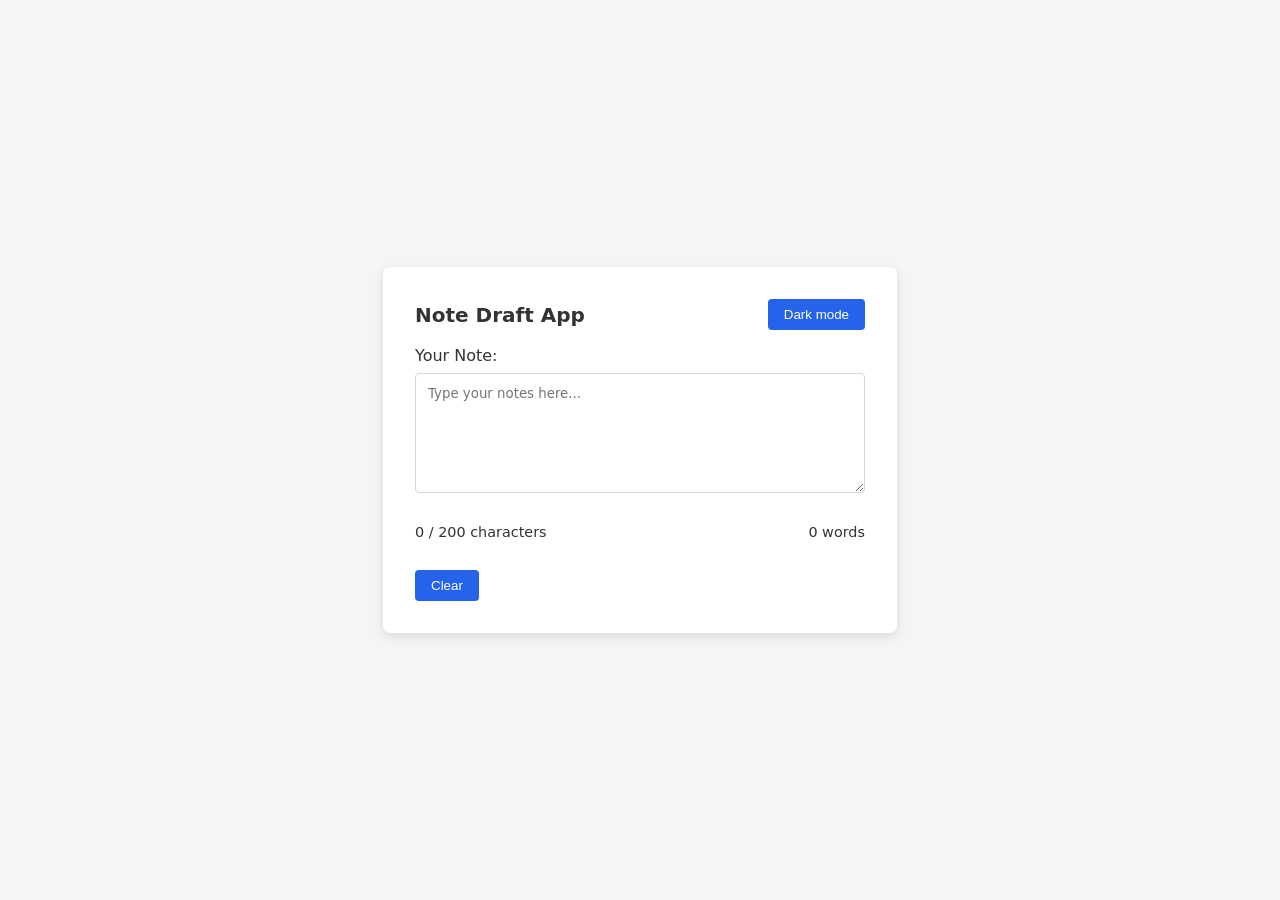
<file: day four/index.html>
<!DOCTYPE html>
<html lang="en">
<head>
    <meta charset="UTF-8">
    <meta name="viewport" content="width=device-width, initial-scale=1.0">
    <title>Day 4 Assignment - Note Draft</title>
    <link rel="stylesheet" href="style.css">
</head>
<body>
    <div class="container">
        <header>
            <h1>Note Draft App</h1>
            <button id="theme-toggle">Dark mode</button>
        </header>

        <div class="input-group">
            <label for="note-text">Your Note:</label>
            <textarea id="note-text" placeholder="Type your notes here..."></textarea>
        </div>

        <div class="stats">
            <p id="char-count">0 / 200 characters</p>
            <p id="word-count">0 words</p>
        </div>

        <button id="clear-btn">Clear</button>
    </div>

    <script src="script.js" defer></script>
</body>
</html>
</file>
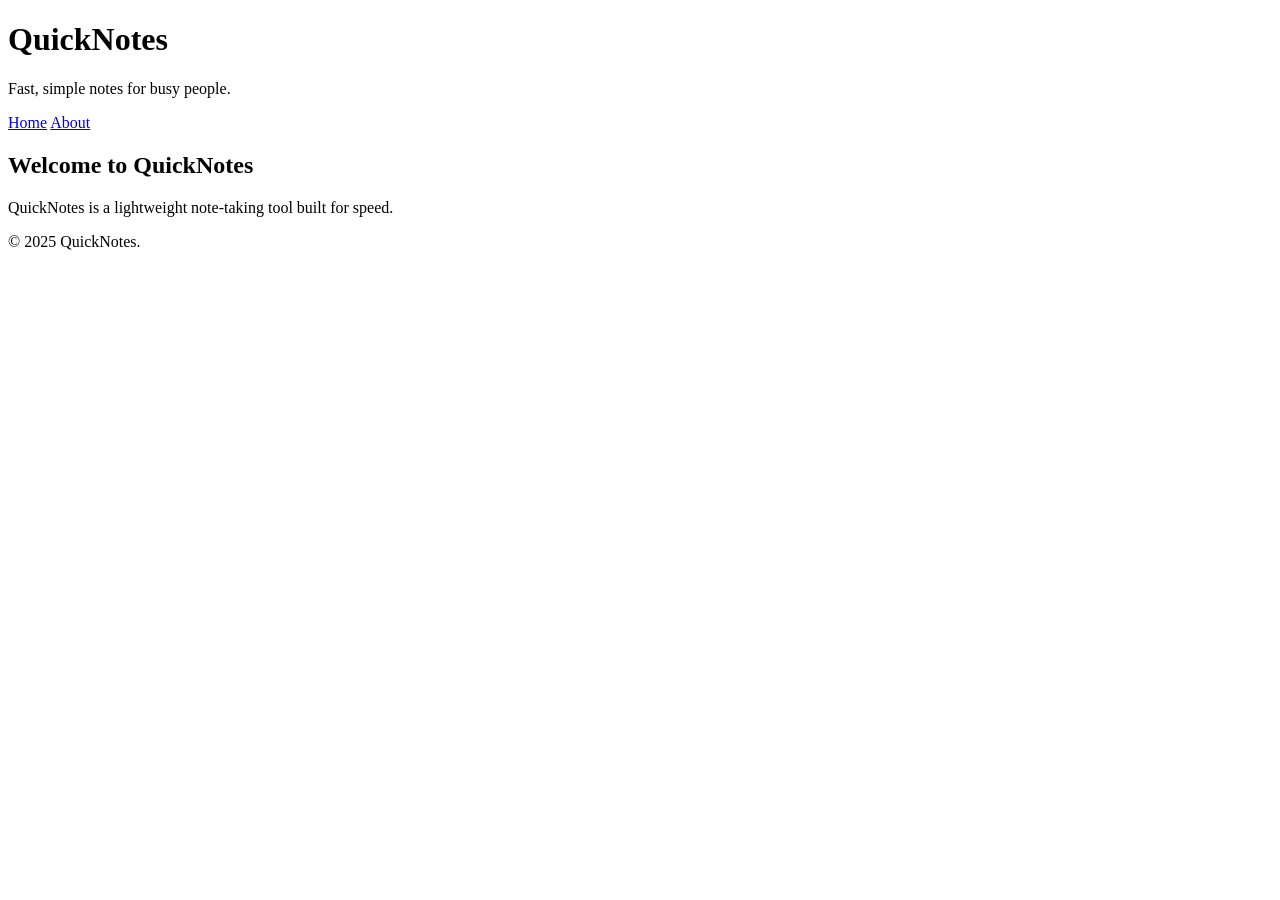
<file: day one/index.html>
<!DOCTYPE html>
<html lang="en">
<head>
  <meta charset="UTF-8">
  <meta name="viewport" content="width=device-width, initial-scale=1.0">
  <title>QuickNotes · Home</title>
</head>
<body>

  <header>
    <h1>QuickNotes</h1>
    <p>Fast, simple notes for busy people.</p>
    <nav>
      <a href="index.html">Home</a>
      <a href="about.html">About</a>
    </nav>
  </header>

  <main>
    <h2>Welcome to QuickNotes</h2>
    <p>QuickNotes is a lightweight note-taking tool built for speed.</p>
  </main>

  <footer>
    <p>&copy; 2025 QuickNotes.</p>
  </footer>

</body>
</html>
</file>
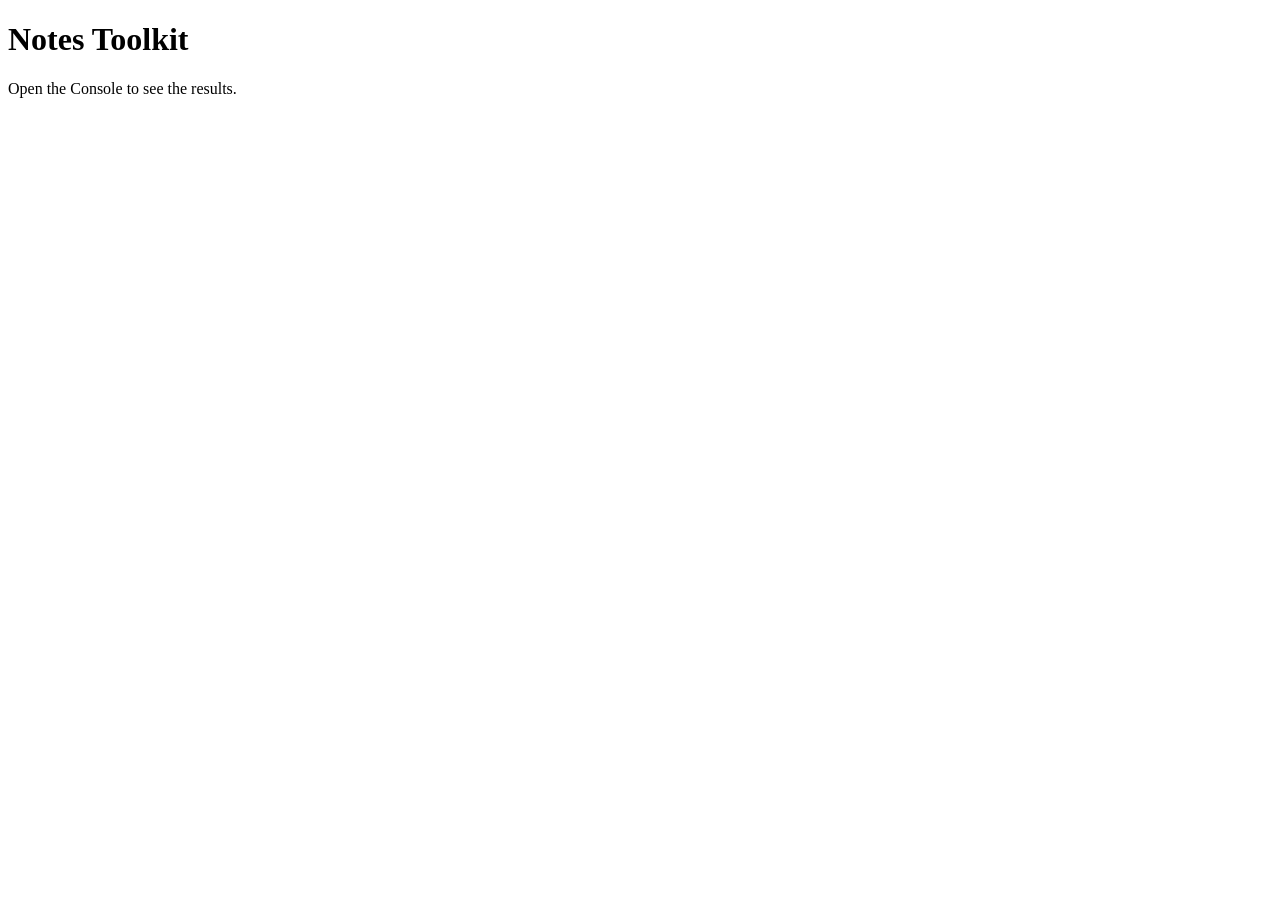
<file: day three/index.html>
<!DOCTYPE html>
<html lang="en">
<head>
  <meta charset="UTF-8">
  <meta name="viewport" content="width=device-width, initial-scale=1.0">
  <title>Notes Toolkit</title>
  <script src="script.js" defer></script>
</head>
<body>
  <h1>Notes Toolkit</h1>
  <p>Open the Console to see the results.</p>
</body>
</html>
</file>
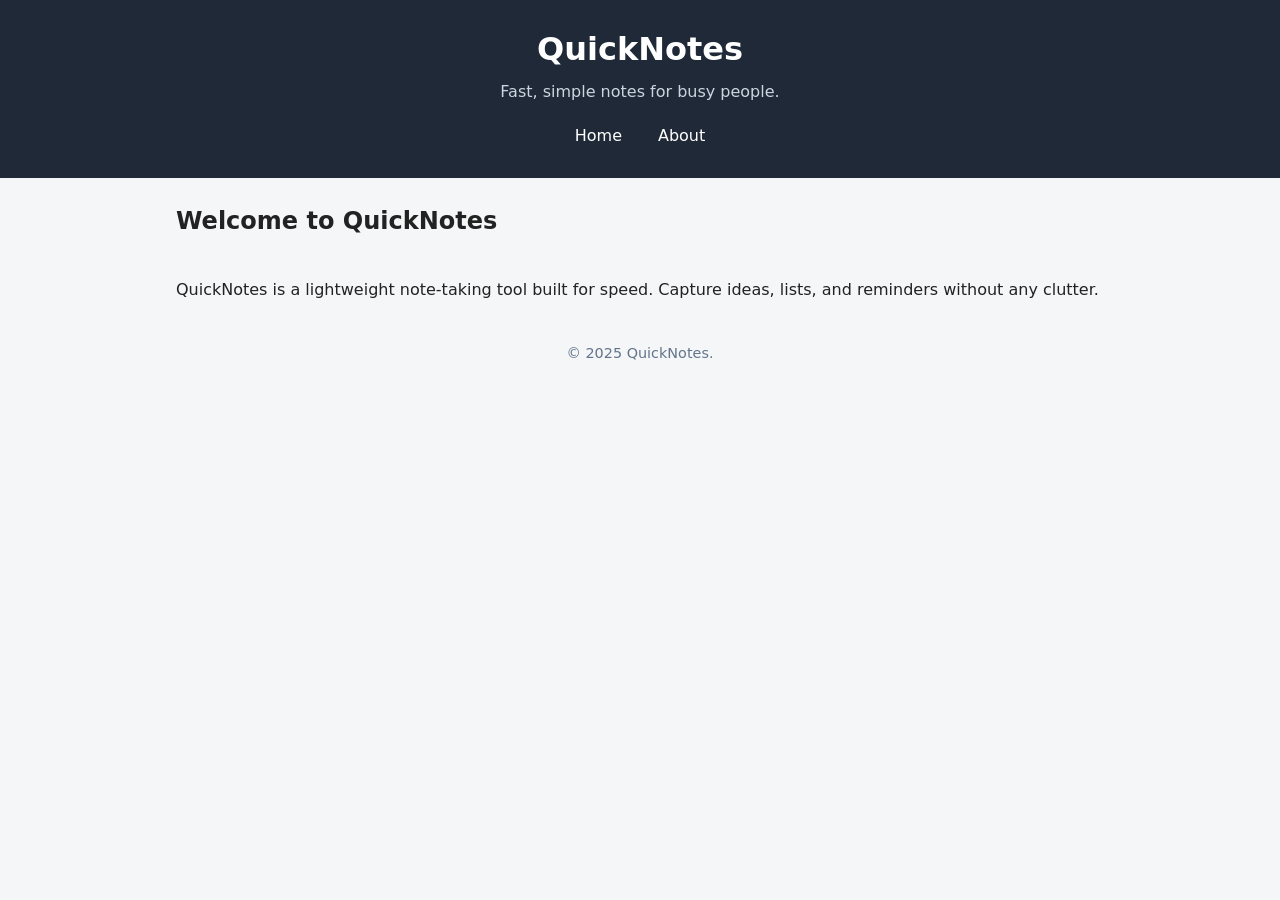
<file: day two/index.html>
<!DOCTYPE html>
<html lang="en">
<head>
  <meta charset="UTF-8">
  <meta name="viewport" content="width=device-width, initial-scale=1.0">
  <title>QuickNotes · Home</title>
  <link rel="stylesheet" href="style.css">
</head>
<body>

  <header>
    <h1>QuickNotes</h1>
    <p>Fast, simple notes for busy people.</p>
    <nav>
      <a href="index.html">Home</a>
      <a href="about.html">About</a>
    </nav>
  </header>

  <main>
    <h2>Welcome to QuickNotes</h2>
    <p>QuickNotes is a lightweight note-taking tool built for speed. Capture ideas, lists, and reminders without any clutter.</p>
  </main>

  <footer>
    <p>&copy; 2025 QuickNotes.</p>
  </footer>

</body>
</html>
</file>
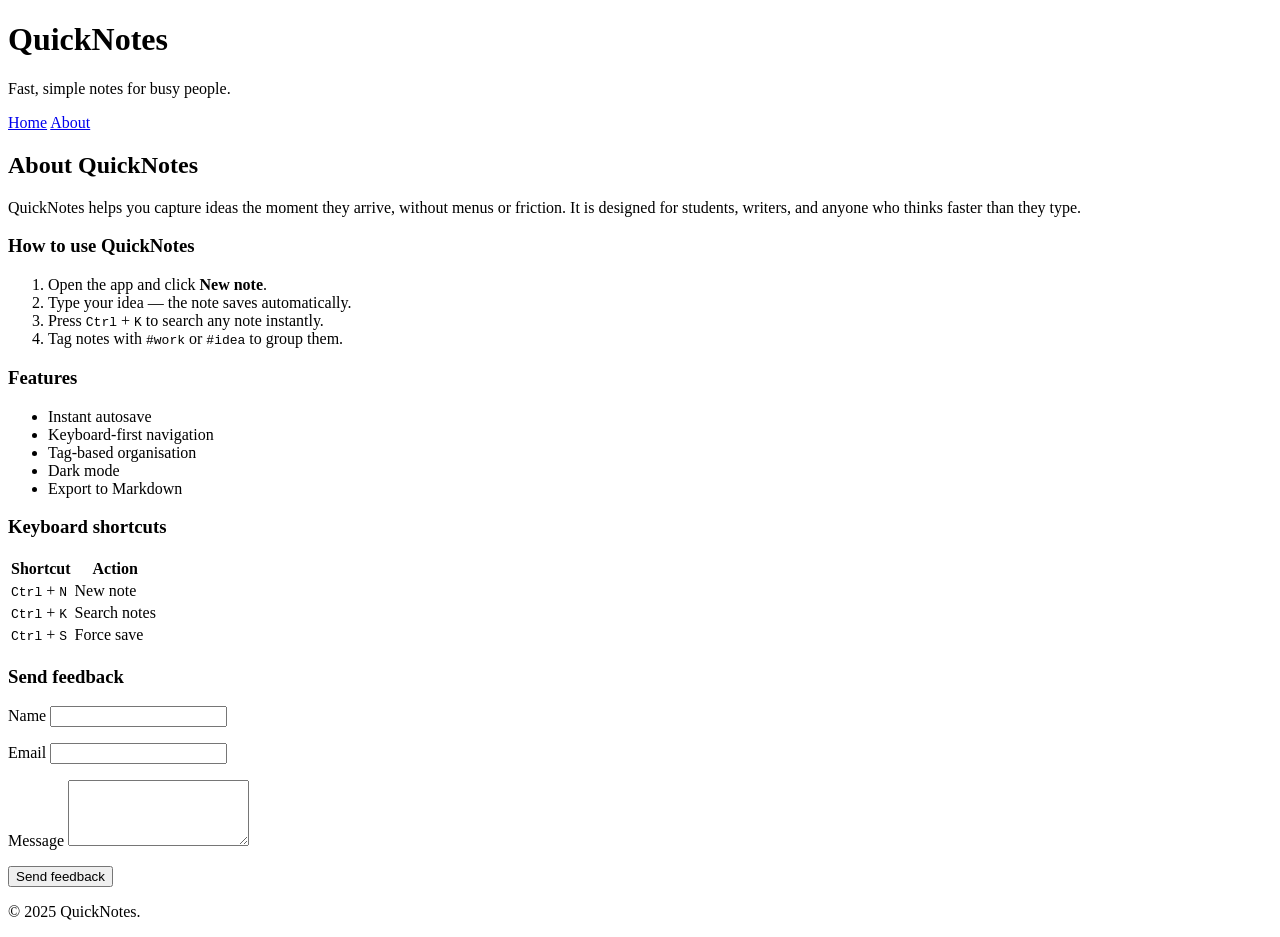
<file: day one/about.html>
<!DOCTYPE html>
<html lang="en">
<head>
  <meta charset="UTF-8">
  <meta name="viewport" content="width=device-width, initial-scale=1.0">
  <title>QuickNotes · About</title>
</head>
<body>

  <header>
    <h1>QuickNotes</h1>
    <p>Fast, simple notes for busy people.</p>
    <nav>
      <a href="index.html">Home</a>
      <a href="about.html">About</a>
    </nav>
  </header>

  <main>
    <h2>About QuickNotes</h2>
    <p>QuickNotes helps you capture ideas the moment they arrive, without menus or friction. It is designed for students, writers, and anyone who thinks faster than they type.</p>

    <section>
      <h3>How to use QuickNotes</h3>
      <ol>
        <li>Open the app and click <strong>New note</strong>.</li>
        <li>Type your idea — the note saves automatically.</li>
        <li>Press <kbd>Ctrl</kbd> + <kbd>K</kbd> to search any note instantly.</li>
        <li>Tag notes with <code>#work</code> or <code>#idea</code> to group them.</li>
      </ol>
    </section>

    <section>
      <h3>Features</h3>
      <ul>
        <li>Instant autosave</li>
        <li>Keyboard-first navigation</li>
        <li>Tag-based organisation</li>
        <li>Dark mode</li>
        <li>Export to Markdown</li>
      </ul>
    </section>

    <section>
      <h3>Keyboard shortcuts</h3>
      <table>
        <thead>
          <tr>
            <th>Shortcut</th>
            <th>Action</th>
          </tr>
        </thead>
        <tbody>
          <tr>
            <td><kbd>Ctrl</kbd> + <kbd>N</kbd></td>
            <td>New note</td>
          </tr>
          <tr>
            <td><kbd>Ctrl</kbd> + <kbd>K</kbd></td>
            <td>Search notes</td>
          </tr>
          <tr>
            <td><kbd>Ctrl</kbd> + <kbd>S</kbd></td>
            <td>Force save</td>
          </tr>
        </tbody>
      </table>
    </section>

    <section>
      <h3>Send feedback</h3>
      <form>
        <p>
          <label for="name">Name</label>
          <input type="text" id="name" name="name" required>
        </p>
        <p>
          <label for="email">Email</label>
          <input type="email" id="email" name="email" required>
        </p>
        <p>
          <label for="message">Message</label>
          <textarea id="message" name="message" rows="4" required></textarea>
        </p>
        <p>
          <button type="submit">Send feedback</button>
        </p>
      </form>
    </section>
  </main>

  <footer>
    <p>&copy; 2025 QuickNotes.</p>
  </footer>

</body>
</html>
</file>
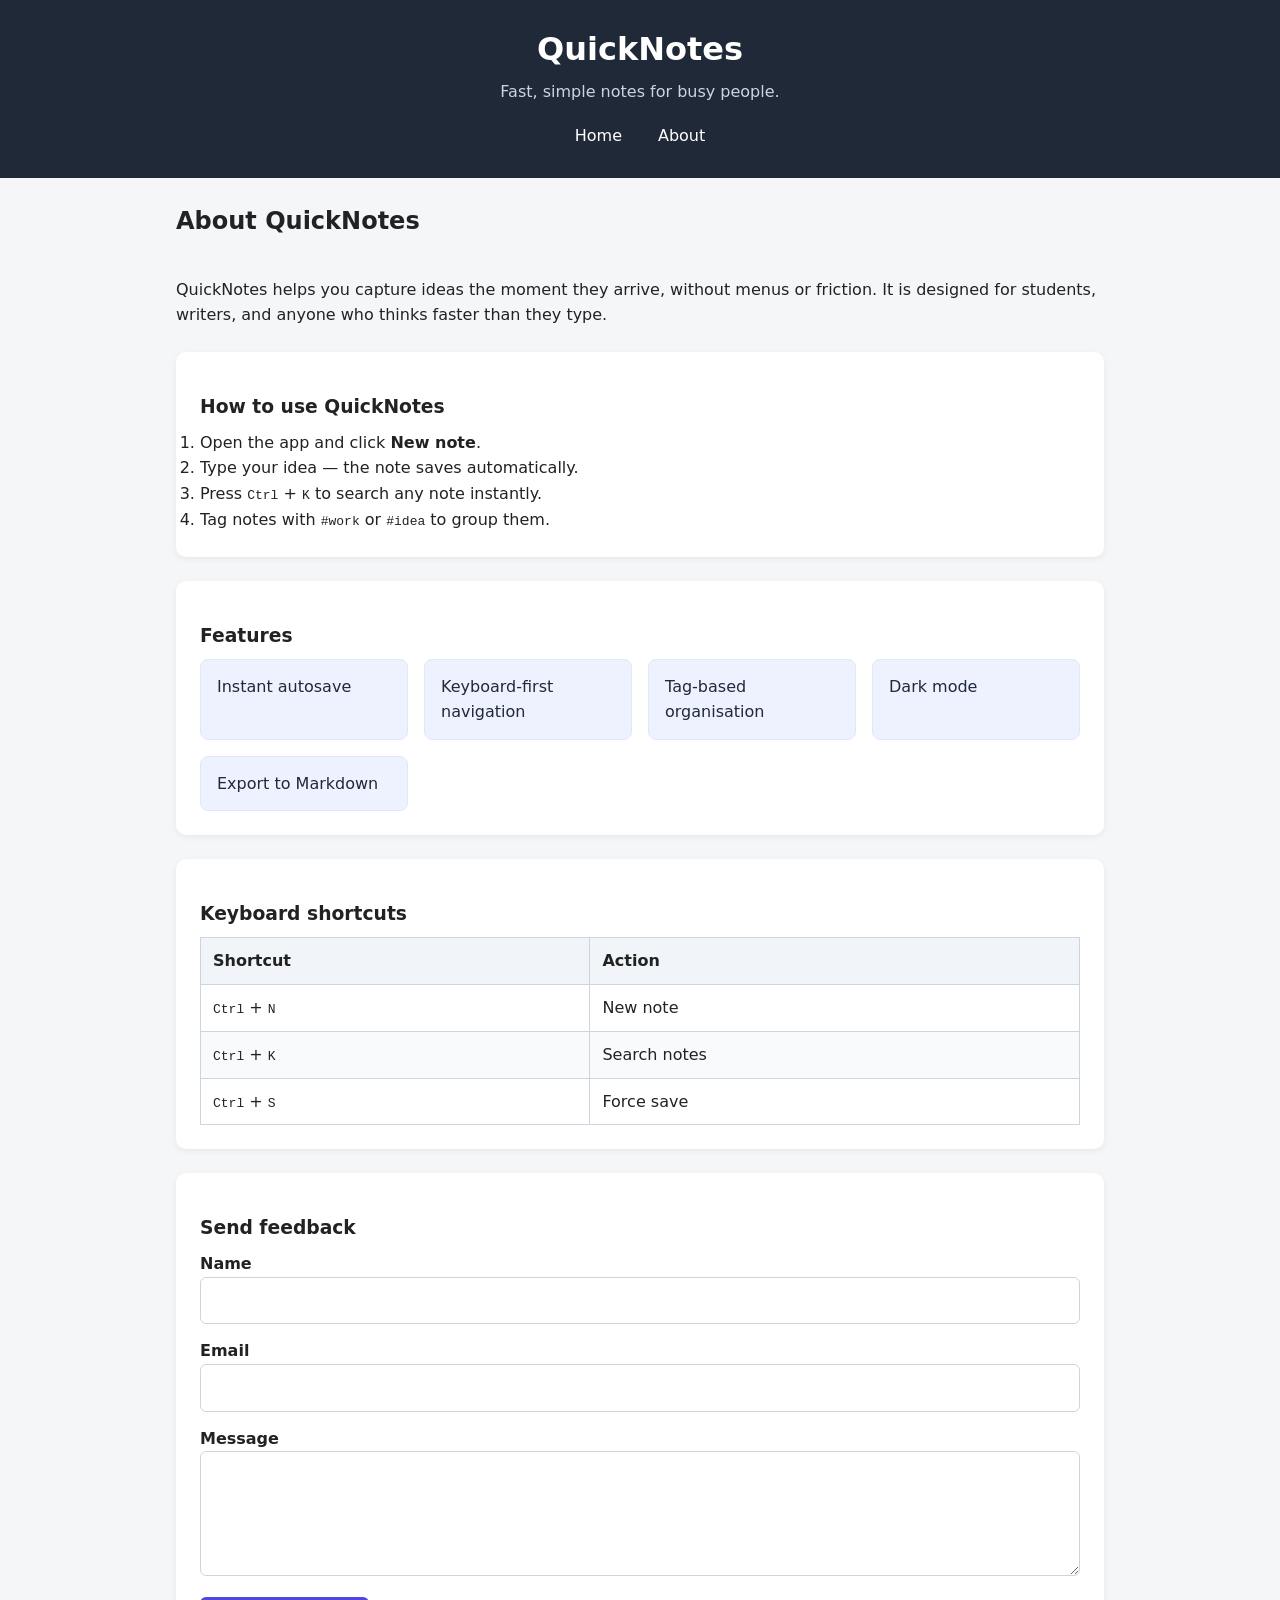
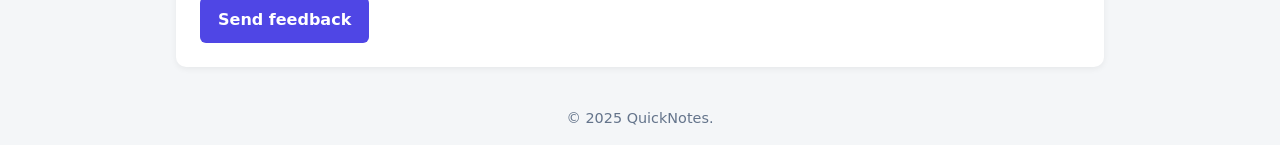
<file: day two/about.html>
<!DOCTYPE html>
<html lang="en">
<head>
  <meta charset="UTF-8">
  <meta name="viewport" content="width=device-width, initial-scale=1.0">
  <title>QuickNotes · About</title>
  <link rel="stylesheet" href="style.css">
</head>
<body>

  <header>
    <h1>QuickNotes</h1>
    <p>Fast, simple notes for busy people.</p>
    <nav>
      <a href="index.html">Home</a>
      <a href="about.html">About</a>
    </nav>
  </header>

  <main>
    <h2>About QuickNotes</h2>
    <p>QuickNotes helps you capture ideas the moment they arrive, without menus or friction. It is designed for students, writers, and anyone who thinks faster than they type.</p>

    <section>
      <h3>How to use QuickNotes</h3>
      <ol>
        <li>Open the app and click <strong>New note</strong>.</li>
        <li>Type your idea — the note saves automatically.</li>
        <li>Press <kbd>Ctrl</kbd> + <kbd>K</kbd> to search any note instantly.</li>
        <li>Tag notes with <code>#work</code> or <code>#idea</code> to group them.</li>
      </ol>
    </section>

    <section>
      <h3>Features</h3>
      <ul class="features">
        <li>Instant autosave</li>
        <li>Keyboard-first navigation</li>
        <li>Tag-based organisation</li>
        <li>Dark mode</li>
        <li>Export to Markdown</li>
      </ul>
    </section>

    <section>
      <h3>Keyboard shortcuts</h3>
      <table>
        <thead>
          <tr>
            <th>Shortcut</th>
            <th>Action</th>
          </tr>
        </thead>
        <tbody>
          <tr>
            <td><kbd>Ctrl</kbd> + <kbd>N</kbd></td>
            <td>New note</td>
          </tr>
          <tr>
            <td><kbd>Ctrl</kbd> + <kbd>K</kbd></td>
            <td>Search notes</td>
          </tr>
          <tr>
            <td><kbd>Ctrl</kbd> + <kbd>S</kbd></td>
            <td>Force save</td>
          </tr>
        </tbody>
      </table>
    </section>

    <section>
      <h3>Send feedback</h3>
      <form>
        <p>
          <label for="name">Name</label>
          <input type="text" id="name" name="name" required>
        </p>
        <p>
          <label for="email">Email</label>
          <input type="email" id="email" name="email" required>
        </p>
        <p>
          <label for="message">Message</label>
          <textarea id="message" name="message" rows="4" required></textarea>
        </p>
        <p>
          <button type="submit">Send feedback</button>
        </p>
      </form>
    </section>
  </main>

  <footer>
    <p>&copy; 2025 QuickNotes.</p>
  </footer>

</body>
</html>
</file>
<file: day four/style.css>
:root {
    --bg-color: #f4f5f7;
    --text-color: #333333;
    --card-bg: #ffffff;
    --border-color: #d1d5db;
    --button-bg: #2563eb;
    --button-text: #ffffff;
}

body.dark {
    --bg-color: #111827;
    --text-color: #f3f4f6;
    --card-bg: #1f2937;
    --border-color: #374151;
    --button-bg: #3b82f6;
    --button-text: #ffffff;
}

body {
    background-color: var(--bg-color);
    color: var(--text-color);
    font-family: system-ui, -apple-system, sans-serif;
    display: flex;
    justify-content: center;
    align-items: center;
    min-height: 100vh;
    margin: 0;
    transition: background-color 0.3s ease, color 0.3s ease;
}

.container {
    background-color: var(--card-bg);
    padding: 2rem;
    border-radius: 8px;
    box-shadow: 0 4px 12px rgba(0, 0, 0, 0.1);
    width: 100%;
    max-width: 450px;
}

header {
    display: flex;
    justify-content: space-between;
    align-items: center;
    margin-bottom: 1rem;
}

header h1 {
    font-size: 1.25rem;
    margin: 0;
}

.input-group {
    display: flex;
    flex-direction: column;
    gap: 0.5rem;
    margin-bottom: 1rem;
}

textarea {
    width: 100%;
    height: 120px;
    padding: 0.75rem;
    border: 1px solid var(--border-color);
    background-color: var(--card-bg);
    color: var(--text-color);
    border-radius: 4px;
    resize: vertical;
    font-family: inherit;
    box-sizing: border-box;
}

.stats {
    display: flex;
    justify-content: space-between;
    font-size: 0.9rem;
    margin-bottom: 1rem;
}

button {
    background-color: var(--button-bg);
    color: var(--button-text);
    border: none;
    padding: 0.5rem 1rem;
    border-radius: 4px;
    cursor: pointer;
    font-weight: 500;
}

button:hover {
    opacity: 0.9;
}

/* Character counter states */
.warning {
    color: orange;
}

.over {
    color: red;
    font-weight: bold;
}
</file>
<file: day two/style.css>
/* =========================================================
   DAY 2 SHARED STYLESHEET
   ========================================================= */

/* ---------- 1. RESET (box-sizing border-box) ---------- */
*,
*::before,
*::after {
  box-sizing: border-box;
  margin: 0;
  padding: 0;
}

/* ---------- 2. BASE BODY ---------- */
body {
  font-family: system-ui, -apple-system, "Segoe UI", Roboto, sans-serif;
  line-height: 1.6;
  color: #222;
  background: #f4f6f8;
}

/* ---------- 3. HEADER ---------- */
header {
  background: #1f2937;
  color: #ffffff;
  padding: 24px 16px;
  text-align: center;
}

header h1 {
  font-size: 2rem;
  margin-bottom: 4px;
}

header p {
  color: #cbd5e1;
  margin-bottom: 12px;
}

/* ---------- 4. NAV (Flexbox: centred row, 16px gap, hover) ---------- */
nav {
  display: flex;
  justify-content: center;
  align-items: center;
  gap: 16px;
  flex-wrap: wrap;
}

nav a {
  color: #ffffff;
  text-decoration: none;         /* no underline */
  padding: 6px 10px;
  border-radius: 6px;
  transition: background 0.25s ease, color 0.25s ease;
}

nav a:hover {
  background: #374151;            /* visible hover style */
  color: #facc15;
}

/* ---------- 5. MAIN (centred, max-width) + SECTION CARDS ---------- */
main {
  max-width: 960px;
  margin: 24px auto;              /* auto left/right = centred */
  padding: 0 16px;
  display: grid;
  gap: 24px;
}

main > section {
  background: #ffffff;            /* white card look */
  padding: 24px;
  border-radius: 10px;
  box-shadow: 0 2px 6px rgba(0, 0, 0, 0.06);
}

main h2 { margin-bottom: 12px; }
main h3 { margin: 16px 0 8px; }

/* ---------- 6. FEATURES GRID ---------- */
.features {
  list-style: none;
  display: grid;
  grid-template-columns: repeat(auto-fit, minmax(180px, 1fr));
  gap: 16px;
  padding: 0;
}

.features li {
  background: #eef2ff;
  border: 1px solid #dbeafe;
  border-radius: 8px;
  padding: 14px 16px;
  font-weight: 500;
  color: #1e293b;
  transition: transform 0.2s ease, box-shadow 0.2s ease;
}

.features li:hover {
  transform: translateY(-2px);
  box-shadow: 0 4px 10px rgba(0, 0, 0, 0.08);
}

/* ---------- 7. TABLE (borders + padding on cells) ---------- */
table {
  width: 100%;
  border-collapse: collapse;
  margin-top: 8px;
}

th,
td {
  border: 1px solid #cbd5e1;
  padding: 10px 12px;
  text-align: left;
}

th {
  background: #f1f5f9;
}

tbody tr:nth-child(even) {
  background: #f8fafc;
}

/* ---------- 8. FORM (stacked vertically, full width) ---------- */
form {
  display: flex;
  flex-direction: column;
  gap: 14px;
}

form label {
  font-weight: 600;
  margin-bottom: 4px;
}

form input,
form textarea {
  width: 100%;
  padding: 10px 12px;
  border: 1px solid #cbd5e1;
  border-radius: 6px;
  font: inherit;
  transition: border-color 0.2s ease, box-shadow 0.2s ease;
}

form input:focus,
form textarea:focus {
  outline: none;
  border-color: #6366f1;
  box-shadow: 0 0 0 3px rgba(99, 102, 241, 0.15);
}

/* ---------- 9. BUTTONS with transition ---------- */
button {
  padding: 10px 18px;
  background: #4f46e5;
  color: #ffffff;
  border: none;
  border-radius: 6px;
  font: inherit;
  font-weight: 600;
  cursor: pointer;
  transition: background 0.25s ease, transform 0.15s ease;
}

button:hover {
  background: #4338ca;
  transform: translateY(-1px);
}

/* ---------- 10. FOOTER ---------- */
footer {
  text-align: center;
  padding: 16px;
  color: #64748b;
  font-size: 0.9rem;
}

/* ---------- 11. MEDIA QUERY (max-width: 600px) ---------- */
@media (max-width: 600px) {
  header {
    padding: 16px 12px;           /* reduced header padding */
  }

  header h1 {
    font-size: 1.5rem;            /* reduced header font size */
  }

  header p {
    font-size: 0.9rem;
  }

  main {
    margin: 16px auto;
  }

  main > section {
    padding: 16px;
  }
}
</file>
